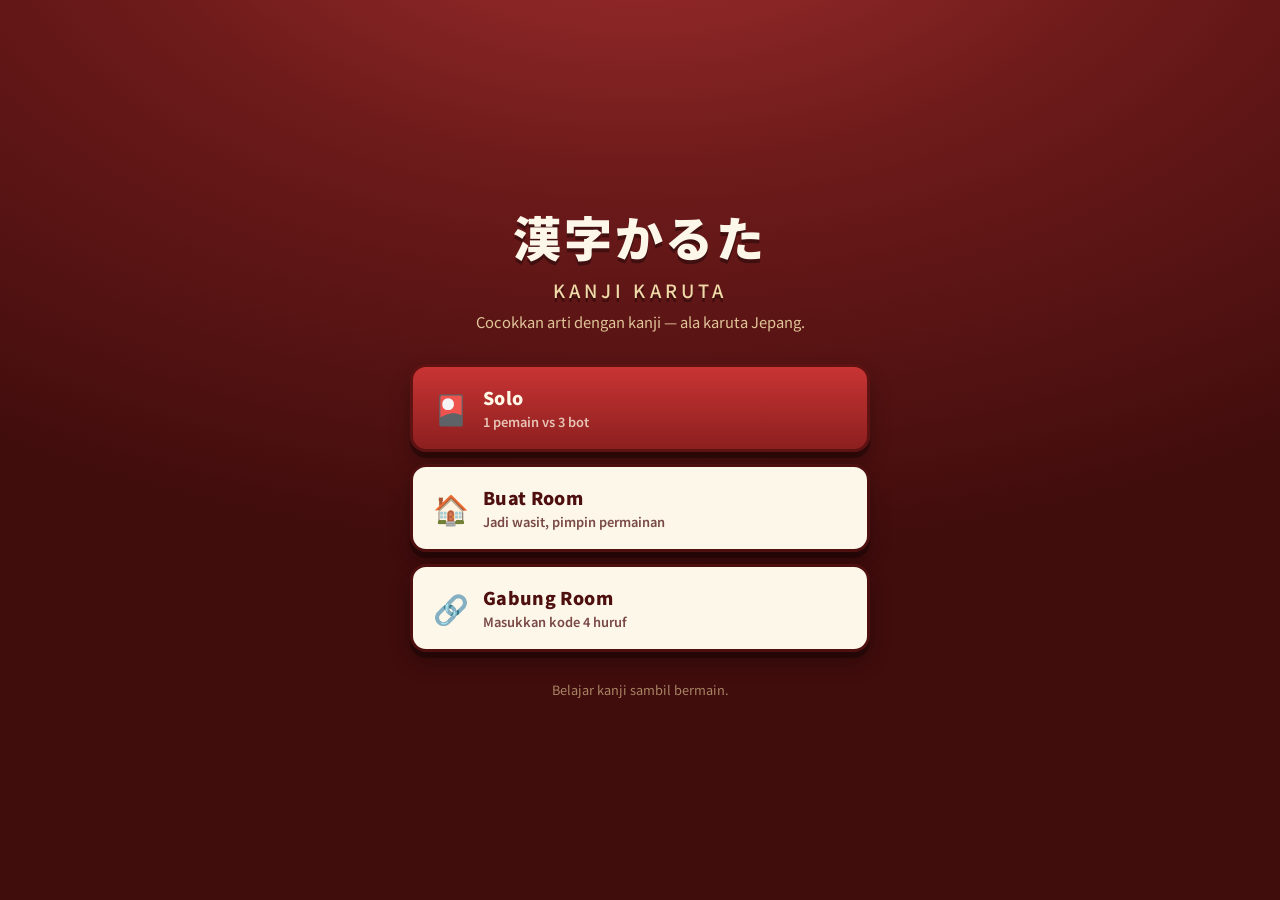
<file: index.html>
<!DOCTYPE html>
<html lang="id">
<head>
<meta charset="utf-8">
<meta name="viewport" content="width=device-width, initial-scale=1, viewport-fit=cover">
<title>漢字かるた — Kanji Karuta</title>
<link rel="preconnect" href="https://fonts.googleapis.com">
<link rel="preconnect" href="https://fonts.gstatic.com" crossorigin>
<link href="https://fonts.googleapis.com/css2?family=Noto+Sans+JP:wght@400;500;700;900&display=swap" rel="stylesheet">
<link rel="stylesheet" href="css/style.css">
</head>
<body class="landing-body">

<main class="landing">
  <div class="landing-inner">
    <h1 class="landing-title">漢字かるた<small>KANJI KARUTA</small></h1>
    <p class="landing-subtitle">Cocokkan arti dengan kanji — ala karuta Jepang.</p>

    <div class="landing-buttons">
      <a href="play.html?mode=solo" class="landing-btn landing-btn-primary">
        <span class="landing-btn-icon">🎴</span>
        <span>
          <span class="landing-btn-label">Solo</span>
          <span class="landing-btn-desc">1 pemain vs 3 bot</span>
        </span>
      </a>

      <a href="host.html" class="landing-btn">
        <span class="landing-btn-icon">🏠</span>
        <span>
          <span class="landing-btn-label">Buat Room</span>
          <span class="landing-btn-desc">Jadi wasit, pimpin permainan</span>
        </span>
      </a>

      <a href="play.html?mode=multi" class="landing-btn">
        <span class="landing-btn-icon">🔗</span>
        <span>
          <span class="landing-btn-label">Gabung Room</span>
          <span class="landing-btn-desc">Masukkan kode 4 huruf</span>
        </span>
      </a>
    </div>

    <p class="landing-footer">Belajar kanji sambil bermain.</p>
  </div>
</main>

</body>
</html>
</file>
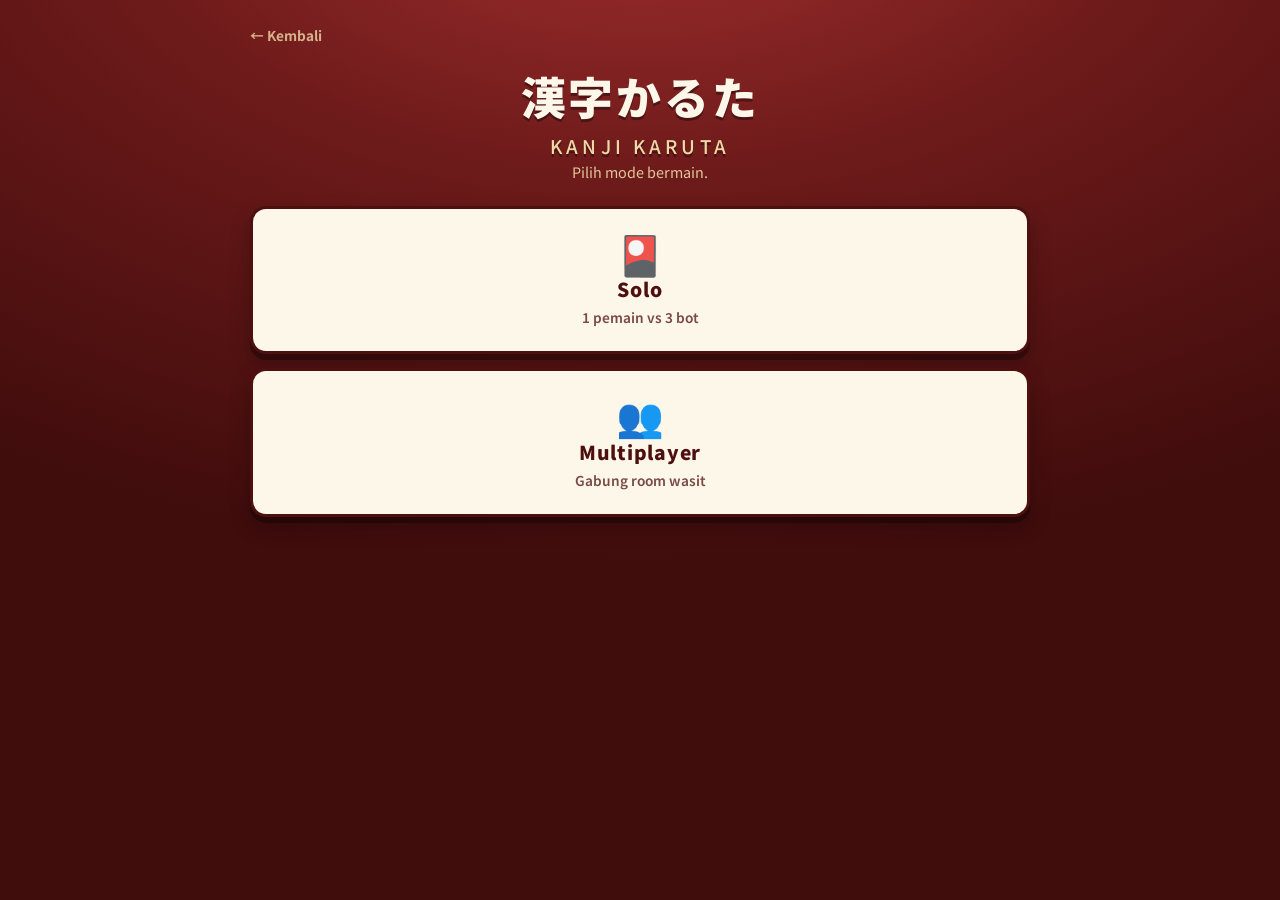
<file: play.html>
<!DOCTYPE html>
<html lang="id">
<head>
<meta charset="utf-8">
<meta name="viewport" content="width=device-width, initial-scale=1, viewport-fit=cover">
<title>Kanji Karuta</title>
<link rel="preconnect" href="https://fonts.googleapis.com">
<link rel="preconnect" href="https://fonts.gstatic.com" crossorigin>
<link href="https://fonts.googleapis.com/css2?family=Noto+Sans+JP:wght@400;500;700;900&display=swap" rel="stylesheet">
<link rel="stylesheet" href="css/style.css">
<link rel="stylesheet" href="css/anti-cheat.css">
<link rel="stylesheet" href="css/host-fixes.css">
</head>
<body>

<div id="app">

  <!-- ============ MODE SELECTOR ============ -->
  <section id="screen-mode" class="screen">
    <div class="wrap">
      <a href="index.html" class="back-link">← Kembali</a>
      <h1 class="title">漢字かるた<small>KANJI KARUTA</small></h1>
      <p class="subtitle">Pilih mode bermain.</p>

      <div class="mode-grid">
        <button class="mode-btn" data-mode="solo" type="button">
          <span class="mode-icon">🎴</span>
          <span class="mode-label">Solo</span>
          <span class="mode-desc">1 pemain vs 3 bot</span>
        </button>
        <button class="mode-btn" data-mode="multi" type="button">
          <span class="mode-icon">👥</span>
          <span class="mode-label">Multiplayer</span>
          <span class="mode-desc">Gabung room wasit</span>
        </button>
      </div>
    </div>
  </section>

  <!-- ============ MULTI JOIN ============ -->
  <section id="screen-multi-join" class="screen">
    <div class="wrap">
      <a href="#" data-back class="back-link">← Kembali</a>
      <h1 class="title">Gabung Room<small>MULTIPLAYER</small></h1>
      <p class="subtitle">Masukkan kode 4 huruf dari wasit.</p>

      <div class="join-form">
        <label>
          Kode Room
          <input id="joinCode" type="text" inputmode="text" maxlength="4"
                 placeholder="ABCD" autocapitalize="characters" autocomplete="off">
        </label>
        <label>
          Nama Kamu
          <input id="joinName" type="text" maxlength="16"
                 placeholder="Nama tampilan" autocomplete="off">
        </label>
        <button class="btn primary" id="btnJoin" type="button">Gabung ▸</button>
        <div class="join-error" id="joinError"></div>
      </div>
    </div>
  </section>

  <!-- ============ MULTI LOBBY (player) ============ -->
  <section id="screen-multi-lobby" class="screen">
    <div class="wrap">
      <h1 class="title">Lobby<small>MENUNGGU WASIT</small></h1>
      <p class="subtitle">Room: <strong id="lobbyCode">----</strong></p>

      <div class="lobby-info">
        <h3>Pemain (<span id="lobbyCount">0</span>)</h3>
        <ul class="lobby-list" id="lobbyPlayers"></ul>
        <p class="hint">Wasit akan memulai saat semua siap.</p>
      </div>
    </div>
  </section>

  <!-- ============ SOLO SETUP ============ -->
  <section id="screen-setup" class="screen">
    <div class="wrap">
      <a href="index.html" class="back-link">← Kembali</a>
      <h1 class="title">漢字かるた<small>KANJI KARUTA · SOLO</small></h1>
      <p class="subtitle">Pilih buku &amp; bab, lalu mulai bermain melawan 3 bot.</p>

      <div id="bookList"></div>

      <div class="actions">
        <button class="btn" id="btnAll" type="button">Pilih Semua</button>
        <button class="btn" id="btnNone" type="button">Kosongkan</button>
        <div class="pool-info" id="poolInfo">0 kanji</div>
        <button class="btn primary" id="btnStart" type="button" disabled>Mulai ▸</button>
      </div>
    </div>
  </section>

  <!-- ============ GAME (shared: solo & multi) ============ -->
  <section id="screen-game" class="screen">
    <div class="hud">
      <div class="referee">
        <div class="tag">読み札<br>WASIT</div>
        <div class="meaning" id="meaning">
          <span class="prompt-reading"></span>
          <span class="prompt-meaning">…</span>
        </div>
        <div class="tag" id="remainTag" style="background:#6b4a2a;">SISA<br>–</div>
      </div>
      <div class="scores" id="scores"></div>
    </div>
    <div class="field" id="field"></div>

    <button class="btn btn-leave-fab" id="btnLeaveGame" type="button">Keluar</button>
  </section>

  <!-- ============ RESULT (shared: solo & multi) ============ -->
  <section id="screen-result" class="screen">
    <div class="result-card">
      <h2 class="result-title">結果発表</h2>
      <p class="result-sub">Peringkat akhir</p>
      <div id="resultList"></div>
      <div class="result-actions">
        <button class="btn primary" id="btnAgain" type="button">Main Lagi</button>
        <button class="btn" id="btnChange" type="button">Ganti Bab</button>
      </div>
    </div>
  </section>

</div>

<div class="toast" id="toast"></div>

<script type="module" src="js/boot.js"></script>
</body>
</html>
</file>
<file: css/style.css>
/* =========================================================
   TEMA WARNA — hangat ala karuta (merah tua + krem + emas)
   ========================================================= */
:root{
  --red:#7c1f1f;
  --red-dark:#4e0f0f;
  --red-soft:#a83232;
  --cream:#fdf7ea;
  --cream-2:#f4e7cc;
  --gold:#c9a227;
  --ink:#2a1a12;
  --green:#2f7d4f;
}

*{box-sizing:border-box;}
html,body{height:100%;}

body{
  margin:0;
  font-family:"Noto Sans JP", system-ui, -apple-system, "Segoe UI", sans-serif;
  color:var(--ink);
  background:radial-gradient(1200px 700px at 50% -15%, #a53030 0%, #6d1a1a 45%, #400c0c 100%);
  background-attachment:fixed;
  -webkit-tap-highlight-color:transparent;
}

#app{
  height:100dvh;
  display:flex;
  flex-direction:column;
  overflow:hidden;
}

.screen{display:none; flex:1; min-height:0; flex-direction:column;}
.screen.active{display:flex;}

/* =========================================================
   LAYAR SETUP
   ========================================================= */
#screen-setup{overflow-y:auto; padding:22px 14px 44px;}
.wrap{max-width:780px; margin:0 auto; width:100%;}

.back-link{
  display:inline-block;
  color:#f0d9a8; text-decoration:none;
  font-size:.85rem; font-weight:700;
  margin-bottom:12px; opacity:.8;
  transition:opacity .15s;
}
.back-link:hover{opacity:1;}

.title{
  text-align:center; color:var(--cream); margin:6px 0 2px;
  font-size:clamp(1.8rem, 7vw, 2.8rem); font-weight:900; letter-spacing:.06em;
  text-shadow:0 3px 0 rgba(0,0,0,.35);
}
.title small{
  display:block; font-size:.42em; font-weight:500; letter-spacing:.22em;
  color:#f0d9a8; margin-top:4px;
}
.subtitle{
  text-align:center; color:#f0d9a8; font-size:.9rem; margin:0 0 20px; opacity:.9;
}

.book{
  background:var(--cream);
  border-radius:14px;
  border:3px solid var(--red-dark);
  box-shadow:0 8px 0 rgba(0,0,0,.22), 0 12px 24px rgba(0,0,0,.25);
  padding:12px 14px 14px;
  margin-bottom:14px;
}

.book-head{
  display:flex; align-items:center; gap:10px; cursor:pointer;
  font-weight:900; font-size:1.05rem; color:var(--red-dark);
  padding-bottom:8px; border-bottom:2px dashed #e3d2ac; margin-bottom:10px;
  user-select:none;
}
.book-head input{width:20px; height:20px; accent-color:var(--red); cursor:pointer;}
.book-head .cnt{
  margin-left:auto; background:#f0e3c6; padding:2px 10px;
  border-radius:999px; font-size:.78rem; color:#9b8460;
}

.max-players-config {
  display: flex; align-items: center; gap: 12px;
  background: var(--cream);
  border: 3px solid var(--red-dark);
  border-radius: 14px; padding: 12px 16px; margin-bottom: 14px;
  box-shadow: 0 8px 0 rgba(0,0,0,.22), 0 12px 24px rgba(0,0,0,.25);
}
.max-players-config label {
  font-weight: 800; color: var(--red-dark);
  font-size: 0.95rem; flex: 1;
}
.max-players-config input {
  width: 84px; padding: 8px 10px; border-radius: 8px;
  border: 2px solid #d8c39a; background: #fffaf0;
  color: var(--red-dark); font-weight: 800; font-size: 1rem;
  font-family: inherit; text-align: center;
}
.max-players-config input:focus {
  outline: none; border-color: var(--gold);
  box-shadow: 0 0 0 3px rgba(201,162,39,.25);
}

.chapters{display:flex; flex-wrap:wrap; gap:8px;}

.chk{
  display:inline-flex; align-items:center; gap:7px; cursor:pointer; user-select:none;
  background:#fffaf0; border:2px solid #e3d2ac; border-radius:999px;
  padding:6px 12px 6px 9px; font-size:.85rem; font-weight:700; color:#6b4a2a;
  transition:.14s;
}
.chk:hover{border-color:var(--gold);}
.chk input{width:16px; height:16px; accent-color:var(--red); cursor:pointer; margin:0;}
.chk:has(input:checked){background:#fff0cf; border-color:var(--gold); color:var(--red-dark);}
.chk .cnt{
  font-size:.72rem; font-weight:700; color:#9b8460;
  background:#f0e3c6; border-radius:999px; padding:1px 7px;
}

.actions{
  position:sticky; bottom:0; margin-top:18px;
  display:flex; align-items:center; gap:10px; flex-wrap:wrap;
  background:linear-gradient(180deg, rgba(78,15,15,0), #400c0c 40%);
  padding:14px 0 6px;
}

button{font-family:inherit; cursor:pointer; border:none;}

.btn{
  border-radius:12px; padding:11px 16px; font-weight:800; font-size:.92rem;
  background:var(--cream-2); color:var(--red-dark);
  border:2px solid #d8c39a;
  box-shadow:0 4px 0 rgba(0,0,0,.25);
  transition:transform .08s, box-shadow .08s, background .15s;
}
.btn:active{transform:translateY(3px); box-shadow:0 1px 0 rgba(0,0,0,.25);}

.btn.primary{
  flex:1; min-width:170px;
  background:linear-gradient(180deg,#c93434,#8c1f1f);
  color:#fff8e6; border-color:#5e1212; font-size:1.05rem; letter-spacing:.05em;
  text-shadow:0 1px 0 rgba(0,0,0,.35);
}
.btn.primary:disabled{
  background:#6b5555; border-color:#4a3838; color:#c9b8b8; cursor:not-allowed;
  box-shadow:none; transform:none;
}

.pool-info{
  color:#f0d9a8; font-size:.86rem; font-weight:700; white-space:nowrap;
  background:rgba(0,0,0,.22); padding:9px 14px; border-radius:12px;
}

/* =========================================================
   LAYAR GAME
   ========================================================= */
#screen-game{background:#400c0c; min-height:0;}

.hud{
  background:linear-gradient(180deg,var(--cream),var(--cream-2));
  border-bottom:4px solid var(--red-dark);
  padding:10px 12px 11px;
  box-shadow:0 6px 16px rgba(0,0,0,.35);
  flex:0 0 auto;
}

.referee{
  display:flex; align-items:center; gap:12px; min-height:56px;
  background:#fffaf0; border:3px solid var(--red);
  border-radius:12px; padding:8px 14px;
}
.referee .tag{
  flex:0 0 auto; font-size:.62rem; font-weight:900; letter-spacing:.12em;
  color:#fff; background:var(--red); padding:5px 9px; border-radius:8px;
  line-height:1.15; text-align:center;
}

.meaning{
  flex:1; min-width:0;
  font-size:clamp(1.1rem, 4.6vw, 1.95rem);
  font-weight:900; line-height:1.12;
  display:flex; flex-direction:column; justify-content:center;
  gap:1px; overflow:hidden;
}
.meaning .prompt-reading{
  font-size:.58em; font-weight:700; color:#8a6a3a;
  letter-spacing:.05em; line-height:1.1;
  white-space:nowrap; overflow:hidden; text-overflow:ellipsis;
}
.meaning .prompt-meaning{
  font-weight:900; color:var(--red-dark); letter-spacing:.01em;
  overflow:hidden; text-overflow:ellipsis;
}
.meaning.waiting .prompt-meaning{color:#b09a76; letter-spacing:.3em;}
.meaning.pop{animation:popIn .35s cubic-bezier(.2,1.6,.5,1);}

@keyframes popIn{
  from{transform:scale(.8); opacity:.2;}
  to{transform:scale(1); opacity:1;}
}

.scores{display:flex; gap:8px; margin-top:10px; flex-wrap:wrap;}

.chip{
  flex:1 1 132px; min-width:0;
  display:flex; align-items:center; justify-content:space-between; gap:8px;
  background:#fff8ec; border:2px solid #e0cfa8; border-radius:10px;
  padding:6px 9px; font-size:.8rem; font-weight:800; color:#6b4a2a;
  transition:.15s;
}
.chip .cname{overflow:hidden; text-overflow:ellipsis; white-space:nowrap;}
.chip .cpts{
  background:var(--red); color:#fff; border-radius:999px;
  padding:1px 9px; font-weight:900; font-size:.86rem; min-width:28px; text-align:center;
}
.chip.you{
  background:#fff3d0; border-color:var(--gold); color:var(--red-dark);
  box-shadow:0 0 0 2px rgba(201,162,39,.4);
}
.chip.you .cpts{background:var(--gold); color:#3a2a00;}

.field{
  flex:1; min-height:0; overflow-y:auto; -webkit-overflow-scrolling:touch;
  padding:12px;
  display:grid;
  grid-template-columns:repeat(auto-fill, minmax(100px, 1fr));
  gap:10px; align-content:start;
  position:relative;
}

.card{
  position:relative;
  display:flex; flex-direction:column; align-items:center; justify-content:center;
  gap:3px; min-height:92px; padding:10px 6px;
  border:3px solid var(--red); border-radius:10px;
  background:linear-gradient(180deg,#fffdf7 0%,#f7ecd6 100%);
  color:var(--ink); font-family:inherit;
  box-shadow:0 4px 0 rgba(90,18,18,.4), 0 7px 16px rgba(0,0,0,.25);
  transition:transform .08s ease, box-shadow .12s ease, border-color .15s;
  user-select:none; -webkit-user-select:none;
  overflow:hidden; animation:dealIn .28s ease backwards;
}
.card:hover{border-color:var(--red-soft);}
.card:active{transform:translateY(2px); box-shadow:0 2px 0 rgba(90,18,18,.4);}

@keyframes dealIn{
  from{transform:scale(.85) translateY(8px); opacity:0;}
  to{transform:scale(1) translateY(0); opacity:1;}
}

.card .kanji{
  font-size:2rem; font-weight:900; line-height:1.05;
  letter-spacing:.03em; text-align:center;
  word-break:break-word; overflow-wrap:anywhere;
}
.card.len-lg .kanji{font-size:1.55rem;}
.card.len-xl .kanji{font-size:1.2rem;}

.card .reading{
  font-size:.66rem; font-weight:600; color:#9a7d55;
  letter-spacing:.02em; text-align:center; line-height:1.1;
  max-width:100%; overflow:hidden; text-overflow:ellipsis; white-space:nowrap;
}

@media (max-width:420px){
  .card .kanji{font-size:1.7rem;}
  .card.len-lg .kanji{font-size:1.35rem;}
  .card.len-xl .kanji{font-size:1.05rem;}
  .card{min-height:82px;}
  .field{grid-template-columns:repeat(auto-fill, minmax(92px, 1fr)); gap:8px; padding:9px;}
  .meaning{font-size:clamp(1rem, 4.2vw, 1.6rem);}
  .meaning .prompt-reading{font-size:.6em;}
}

.card.wrong{
  animation:shake .45s cubic-bezier(.36,.07,.19,.97);
  border-color:#e04545 !important;
  background:linear-gradient(180deg,#ffe3e3,#ffc9c9) !important;
}
@keyframes shake{
  10%,90%{transform:translateX(-2px);}
  20%,80%{transform:translateX(4px);}
  30%,50%,70%{transform:translateX(-6px);}
  40%,60%{transform:translateX(6px);}
}

.card.found{
  animation:foundOut .5s ease forwards;
  border-color:var(--green) !important;
  background:linear-gradient(180deg,#ddffe9,#b6f0cd) !important;
  pointer-events:none;
}
@keyframes foundOut{
  0%{transform:scale(1); opacity:1;}
  35%{transform:scale(1.14); opacity:1; box-shadow:0 0 0 8px rgba(47,125,79,.25);}
  100%{transform:scale(.55) rotate(4deg); opacity:0;}
}

/* ---------- Kanji picker (host) — scrollable & rapat ---------- */
.kanji-picker{
  flex: 1 1 auto;
  min-height: 0;
  max-height: 55vh;
  overflow-y: auto;
  overflow-x: hidden;
  -webkit-overflow-scrolling: touch;
  overscroll-behavior: contain;
  padding: 10px 12px 120px;
  display: grid;
  grid-template-columns: repeat(auto-fill, minmax(72px, 1fr));
  gap: 6px;
  align-content: start;
  scrollbar-width: thin;
}
.kanji-picker::-webkit-scrollbar{width:8px;}
.kanji-picker::-webkit-scrollbar-thumb{background:rgba(201,162,39,.5); border-radius:4px;}
.kanji-picker::-webkit-scrollbar-track{background:rgba(0,0,0,.1);}

.kanji-pick-btn{
  display:flex; flex-direction:column; align-items:center; justify-content:center;
  gap:2px; padding:6px 4px; min-height:62px;
  border:2px solid var(--red); border-radius:8px;
  background:linear-gradient(180deg, #fffdf7 0%, #f7ecd6 100%);
  color:var(--ink); font-family:inherit; cursor:pointer;
  box-shadow:0 2px 0 rgba(90,18,18,.3);
  transition:transform .08s, box-shadow .08s, border-color .15s;
}
.kanji-pick-btn:hover{border-color:var(--red-soft);}
.kanji-pick-btn:active{transform:translateY(2px); box-shadow:0 1px 0 rgba(90,18,18,.3);}
.kanji-pick-btn:disabled{opacity:.4; cursor:not-allowed;}

.kanji-pick-btn .kp-kanji{
  font-size:1.3rem; font-weight:900; line-height:1;
}
.kanji-pick-btn .kp-reading{
  font-size:.58rem; color:#8a6a3a; font-weight:700;
  line-height:1.1; max-width:100%;
  overflow:hidden; text-overflow:ellipsis; white-space:nowrap;
}
.kanji-pick-btn .kp-meaning{
  font-size:.56rem; color:#6b4a2a; text-align:center;
  overflow:hidden; text-overflow:ellipsis; white-space:nowrap;
  max-width:100%; line-height:1.1;
}

.picker-empty{
  grid-column:1 / -1; text-align:center; color:#d4b88a;
  padding:24px; font-weight:700;
}

/* ---------- Toast ---------- */
.toast{
  position:fixed; left:50%; bottom:26px; transform:translate(-50%, 24px);
  background:rgba(20,6,6,.92); color:#fff3d8;
  padding:11px 20px; border-radius:999px;
  font-weight:800; font-size:.9rem; letter-spacing:.02em;
  border:2px solid rgba(201,162,39,.6);
  opacity:0; pointer-events:none; transition:.25s;
  z-index:50; white-space:nowrap; max-width:92vw; overflow:hidden; text-overflow:ellipsis;
}
.toast.show{opacity:1; transform:translate(-50%, 0);}
.toast.good{border-color:#63c48c; color:#d8ffe8;}
.toast.bad{border-color:#ff7a7a; color:#ffdede;}

/* =========================================================
   LAYAR HASIL
   ========================================================= */
#screen-result{
  overflow-y:auto; padding:26px 16px 40px;
  align-items:center;
}

.result-card{
  width:100%; max-width:520px;
  background:var(--cream);
  border:4px solid var(--red-dark); border-radius:18px;
  box-shadow:0 10px 0 rgba(0,0,0,.3), 0 20px 40px rgba(0,0,0,.35);
  padding:22px 20px 24px;
  animation:popIn .4s cubic-bezier(.2,1.6,.5,1);
}

.result-title{
  text-align:center; font-size:1.5rem; font-weight:900;
  color:var(--red-dark); margin:0 0 4px; letter-spacing:.08em;
}
.result-sub{text-align:center; color:#9a7d55; font-size:.84rem; margin:0 0 18px; font-weight:600;}

.rank-row{
  display:flex; align-items:center; gap:12px;
  padding:12px 14px; border-radius:12px; margin-bottom:9px;
  background:#fffaf0; border:2px solid #e8d9b6;
  font-weight:800; color:#6b4a2a;
  animation:popIn .35s ease backwards;
}
.rank-row.you{
  background:#fff3d0; border-color:var(--gold); color:var(--red-dark);
  box-shadow:0 0 0 2px rgba(201,162,39,.35);
}
.rank-row .rank{
  flex:0 0 44px; text-align:center; font-size:1.25rem; font-weight:900;
  color:var(--red);
}
.rank-row .rname{flex:1; overflow:hidden; text-overflow:ellipsis; white-space:nowrap;}
.rank-row .rpts{
  background:var(--red); color:#fff; border-radius:999px;
  padding:3px 13px; font-weight:900; font-size:.95rem;
}
.rank-row.you .rpts{background:var(--gold); color:#3a2a00;}

.result-actions{display:flex; gap:10px; margin-top:20px; flex-wrap:wrap;}
.result-actions .btn{flex:1 1 140px;}

/* =========================================================
   LANDING
   ========================================================= */
.landing-body{overflow-x:hidden; overflow-y:auto;}

.landing{
  min-height:100dvh; display:flex; align-items:center; justify-content:center;
  padding:30px 18px;
}
.landing-inner{width:100%; max-width:460px; text-align:center;}

.landing-title{
  color:var(--cream);
  font-size:clamp(2rem, 8vw, 3rem);
  font-weight:900; letter-spacing:.06em; margin:0 0 8px;
  text-shadow:0 4px 0 rgba(0,0,0,.35);
}
.landing-title small{
  display:block; font-size:.38em; font-weight:500;
  letter-spacing:.22em; color:#f0d9a8; margin-top:6px;
}
.landing-subtitle{color:#f0d9a8; font-size:.92rem; margin:0 0 32px; opacity:.9;}
.landing-buttons{display:flex; flex-direction:column; gap:12px; margin-bottom:28px;}

.landing-btn{
  display:flex; align-items:center; gap:14px;
  padding:18px 20px; background:var(--cream);
  border:3px solid var(--red-dark); border-radius:16px;
  color:var(--red-dark); text-align:left; text-decoration:none;
  font-family:inherit; cursor:pointer;
  box-shadow:0 6px 0 rgba(0,0,0,.3), 0 10px 20px rgba(0,0,0,.25);
  transition:transform .1s, box-shadow .1s, border-color .15s;
}
.landing-btn:active{transform:translateY(4px); box-shadow:0 2px 0 rgba(0,0,0,.3);}
.landing-btn:disabled{opacity:.5; cursor:not-allowed; filter:grayscale(.6);}
.landing-btn:not(:disabled):hover{border-color:var(--gold);}
.landing-btn-primary{
  background:linear-gradient(180deg,#c93434,#8c1f1f);
  color:#fff8e6; border-color:#5e1212;
}
.landing-btn-icon{font-size:1.8rem; line-height:1; flex:0 0 auto;}
.landing-btn-label{display:block; font-weight:900; font-size:1.1rem; letter-spacing:.02em;}
.landing-btn-desc{display:block; font-size:.8rem; font-weight:600; opacity:.75; margin-top:2px;}
.landing-footer{color:#d4b88a; font-size:.8rem; margin:0; opacity:.7;}

/* =========================================================
   MULTIPLAYER UI
   ========================================================= */
.mode-grid{display:flex; flex-direction:column; gap:14px; margin-top:24px;}
.mode-btn{
  display:flex; flex-direction:column; align-items:center; gap:4px;
  padding:24px 20px; background:var(--cream);
  border:3px solid var(--red-dark); border-radius:16px;
  color:var(--red-dark); font-family:inherit; cursor:pointer;
  box-shadow:0 6px 0 rgba(0,0,0,.3), 0 10px 20px rgba(0,0,0,.25);
  transition:transform .1s, box-shadow .1s, border-color .15s;
}
.mode-btn:active{transform:translateY(4px); box-shadow:0 2px 0 rgba(0,0,0,.3);}
.mode-btn:hover{border-color:var(--gold);}
.mode-icon{font-size:2.4rem; line-height:1;}
.mode-label{font-weight:900; font-size:1.2rem; letter-spacing:.04em;}
.mode-desc{font-size:.85rem; font-weight:600; opacity:.75;}

.join-form{display:flex; flex-direction:column; gap:14px; max-width:400px; margin:24px auto 0;}
.join-form label{display:flex; flex-direction:column; gap:6px; font-weight:700; color:#f0d9a8; font-size:.88rem;}
.join-form input{
  font-family:inherit; font-size:1.1rem; padding:12px 14px;
  border-radius:10px; border:2px solid #d8c39a;
  background:var(--cream); color:var(--red-dark); font-weight:800;
}
.join-form input:focus{outline:none; border-color:var(--gold); box-shadow:0 0 0 3px rgba(201,162,39,.25);}
.join-form input#joinCode{text-transform:uppercase; text-align:center; letter-spacing:.3em; font-size:1.4rem;}
.join-error{color:#ffb0b0; font-weight:700; font-size:.9rem; min-height:1.2em; text-align:center;}

.lobby-info{
  background:var(--cream); border-radius:14px; border:3px solid var(--red-dark);
  box-shadow:0 8px 0 rgba(0,0,0,.22), 0 12px 24px rgba(0,0,0,.25);
  padding:16px 18px; margin-top:18px;
}
.lobby-info h3{
  margin:0 0 10px; color:var(--red-dark); font-size:1rem;
  border-bottom:2px dashed #e3d2ac; padding-bottom:8px;
}
.lobby-list{list-style:none; padding:0; margin:0; display:flex; flex-direction:column; gap:6px;}
.lobby-list li{
  display:flex; align-items:center; gap:10px;
  padding:8px 10px; border-radius:8px;
  background:#fffaf0; border:1px solid #e8d9b6;
  font-weight:700; color:#6b4a2a;
}
.lobby-list li.offline{opacity:.5;}
.lobby-list .dot{width:8px; height:8px; border-radius:50%; background:var(--green); flex:0 0 auto;}
.lobby-list .dot.offline{background:#999;}

.lobby-list .pname{overflow:hidden; text-overflow:ellipsis; white-space:nowrap;}
.lobby-list .pstate{margin-left:auto; font-size:.75rem; color:#9b8460; font-weight:700;}

.kick-btn{
  flex:0 0 auto; padding:4px 10px; font-size:.72rem; font-weight:800;
  border-radius:8px; background:#ffe9e9; color:#8c1f1f;
  border:2px solid #e0a3a3;
  box-shadow:0 2px 0 rgba(0,0,0,.15);
}
.kick-btn:active{transform:translateY(2px); box-shadow:none;}
.kick-btn:disabled{opacity:.5; cursor:not-allowed;}

.leave-room-wrap{display:flex; justify-content:center; margin-top:16px;}

.btn-leave-fab{
  position:fixed; bottom:18px; right:18px; z-index:30;
  padding:8px 14px; font-size:.78rem; font-weight:800;
  border-radius:999px;
  background:rgba(20,6,6,.82); color:#f0d9a8;
  border:2px solid rgba(201,162,39,.55);
  box-shadow:0 4px 12px rgba(0,0,0,.4);
}
.btn-leave-fab:active{transform:translateY(2px);}

.room-info{
  background:var(--cream); border-radius:14px; border:3px solid var(--red-dark);
  box-shadow:0 8px 0 rgba(0,0,0,.22), 0 12px 24px rgba(0,0,0,.25);
  padding:18px; margin:20px auto; max-width:400px; text-align:center;
}
.room-info p{margin:0 0 6px; color:#9a7d55; font-weight:700; font-size:.85rem; letter-spacing:.1em;}
.room-code{
  font-size:2.6rem; font-weight:900; letter-spacing:.3em;
  color:var(--red-dark); margin:6px 0 12px;
  font-family:ui-monospace, SFMono-Regular, monospace;
}

.host-status{
  flex:0 0 auto; padding:14px; text-align:center;
  color:#f0d9a8; font-weight:700; font-size:.95rem;
  background:rgba(0,0,0,.22);
}

.hint{color:#d4b88a; font-size:.82rem; margin:8px 0 0; opacity:.85;}

/* =========================================================
   SCROLL untuk layar non-game
   ========================================================= */
#screen-mode,
#screen-multi-join,
#screen-multi-lobby,
#screen-host-setup,
#screen-host-lobby {
  overflow-y: auto;
  -webkit-overflow-scrolling: touch;
  padding: 22px 14px 44px;
}

#screen-host-result {
  overflow-y: auto;
  -webkit-overflow-scrolling: touch;
  padding: 26px 16px 40px;
  align-items: center;
}
</file>
<file: css/anti-cheat.css>
/* css/anti-cheat.css
   Style untuk anti-cheat: prompt tidak bisa diseleksi, badge warning di HUD host,
   dialog review, indikator skor negatif, dan toast peringatan penalti.
   Tambahkan <link> di play.html & host.html. */

/* Cegah seleksi teks prompt (deterrent — bukan security). */
#meaning, #hostMeaning,
.meaning,
.prompt-reading, .prompt-meaning {
  -webkit-user-select: none;
  -moz-user-select: none;
  user-select: none;
  -webkit-touch-callout: none;
  -webkit-tap-highlight-color: transparent;
}

/* Badge peringatan di chip skor host */
.chip .warn-badge {
  display: inline-block;
  margin-left: 6px;
  padding: 0 6px;
  border-radius: 10px;
  background: #ffcf33;
  color: #3a2a00;
  font-size: 10px;
  font-weight: 700;
  line-height: 16px;
  vertical-align: middle;
}
.chip.suspicious {
  outline: 2px solid #ffcf33;
  outline-offset: 2px;
}

/* =========================================================
   PENALTI: skor negatif (pemain yang kena hukuman)
   ========================================================= */
.chip.negative {
  outline: 2px solid #e53935;
  outline-offset: 2px;
}
.chip.negative .cpts {
  color: #b71c1c;
  font-weight: 900;
}
.chip.negative .cname {
  color: #7f1d1d;
}
.chip.negative.suspicious {
  /* Kalau kena keduanya, merah menang */
  outline-color: #e53935;
}

/* =========================================================
   Toast peringatan kecurangan
   ========================================================= */
.toast.warn {
  background: #ffcf33;
  color: #3a2a00;
  border-color: #d4a017;
  font-weight: 700;
}

/* Tombol Review — FAB kuning */
.btn-warn {
  background: #ffcf33 !important;
  color: #3a2a00 !important;
  font-weight: 700;
}

/* Dialog review */
.review-dialog {
  max-width: 520px;
  width: 92vw;
  border: none;
  border-radius: 14px;
  padding: 20px 22px;
  background: #fff8e7;
  color: #2a1f10;
  box-shadow: 0 20px 60px rgba(0,0,0,0.4);
}
.review-dialog::backdrop {
  background: rgba(0,0,0,0.55);
}
.review-dialog h3 {
  margin: 0 0 12px;
  font-size: 18px;
}
.review-dialog .review-actions {
  display: flex;
  justify-content: flex-end;
  gap: 8px;
  margin-top: 16px;
}
.review-dialog .flag-row {
  padding: 10px 0;
  border-bottom: 1px solid rgba(0,0,0,0.08);
  display: grid;
  grid-template-columns: 1fr auto;
  gap: 8px;
  align-items: start;
}
.review-dialog .flag-row:last-child { border-bottom: none; }
.review-dialog .fr-name {
  font-weight: 700;
}
.review-dialog .fr-detail {
  font-size: 12px;
  color: #5a4a30;
  text-align: right;
  line-height: 1.5;
}
.review-dialog .hint {
  color: #6a5a40;
  font-size: 13px;
  margin: 0;
}
</file>
<file: css/host-fixes.css>
/* css/host-fixes.css
   Patch aditif untuk gap di style.css.
   WAJIB di-load SETELAH css/style.css dan css/anti-cheat.css.

   Isi:
   - .host-game-actions          FAB kontainer (Review / Akhiri / Bubar)
   - .btn-danger                 tombol destruktif (Bubar saat game)
   - .card.correct               alias dari .card.found (kartu pemenang)
   - .btn-kick                   alias dari .kick-btn (tombol kick di lobby)
   - .book-item / .book-label / .chapter-list / .chapter-label
                                 alias dari .book / .book-head / .chapters / .chk
   - #kanjiPicker .pick-card     kartu pilihan soal di layar host
   - Adjust padding-bottom .kanji-picker untuk 3 tombol FAB
   - Pulse animation tombol Review
   - Mobile + reduced-motion tweaks
*/

/* =========================================================
   1. FAB — Host game actions (Review / Akhiri / Bubar)
   ========================================================= */

.host-game-actions {
  position: fixed;
  right: 12px;
  bottom: calc(12px + env(safe-area-inset-bottom, 0px));
  display: flex;
  flex-direction: column;
  align-items: flex-end;
  gap: 6px;
  z-index: 50;
  pointer-events: none;
}

.host-game-actions .btn {
  pointer-events: auto;
  box-shadow: 0 4px 14px rgba(0,0,0,.25);
  padding: 8px 12px;
  font-size: 13px;
  white-space: nowrap;
}

#screen-host-game .kanji-picker {
  padding-bottom: 180px;
}

.host-game-actions .btn-warn:not([hidden]) {
  animation: flag-pulse 1.6s ease-in-out infinite;
}
@keyframes flag-pulse {
  0%, 100% { box-shadow: 0 4px 14px rgba(0,0,0,.25), 0 0 0 0 rgba(255,207,51,.6); }
  50%      { box-shadow: 0 4px 14px rgba(0,0,0,.25), 0 0 0 6px rgba(255,207,51,0); }
}

/* =========================================================
   2. .btn-danger — tombol destruktif
   ========================================================= */

.btn-danger {
  background: #c62828 !important;
  color: #fff !important;
  font-weight: 700;
}
.btn-danger:hover,
.btn-danger:focus-visible { background: #b71c1c !important; }
.btn-danger:active         { background: #8e0000 !important; }

/* =========================================================
   3. .card.correct — alias dari .card.found
   ========================================================= */

.card.correct {
  border-color: var(--green) !important;
  background: linear-gradient(180deg, #ddffe9, #b6f0cd) !important;
  box-shadow: 0 0 0 4px rgba(47, 125, 79, 0.3), 0 4px 0 rgba(90,18,18,.4) !important;
  pointer-events: none;
  cursor: default;
}

.card:disabled:not(.correct) {
  opacity: .55;
  cursor: not-allowed;
}

/* =========================================================
   4. .btn-kick — alias dari .kick-btn
   ========================================================= */

.btn-kick {
  flex: 0 0 auto;
  padding: 4px 10px;
  font-size: .72rem;
  font-weight: 800;
  border-radius: 8px;
  background: #ffe9e9;
  color: #8c1f1f;
  border: 2px solid #e0a3a3;
  box-shadow: 0 2px 0 rgba(0,0,0,.15);
  margin-left: auto;
  font-family: inherit;
  cursor: pointer;
}
.btn-kick:active  { transform: translateY(2px); box-shadow: none; }
.btn-kick:disabled{ opacity: .5; cursor: not-allowed; }

/* =========================================================
   5. Book list — alias dari .book / .book-head / .chapters / .chk
   ========================================================= */

.book-item {
  background: var(--cream);
  border-radius: 14px;
  border: 3px solid var(--red-dark);
  box-shadow: 0 8px 0 rgba(0,0,0,.22), 0 12px 24px rgba(0,0,0,.25);
  padding: 12px 14px 14px;
  margin-bottom: 14px;
}

.book-label {
  display: flex;
  align-items: center;
  gap: 10px;
  cursor: pointer;
  font-weight: 900;
  font-size: 1.05rem;
  color: var(--red-dark);
  padding-bottom: 8px;
  border-bottom: 2px dashed #e3d2ac;
  margin-bottom: 10px;
  user-select: none;
}
.book-label input {
  width: 20px;
  height: 20px;
  accent-color: var(--red);
  cursor: pointer;
}

.chapter-list {
  display: flex;
  flex-wrap: wrap;
  gap: 8px;
}

.chapter-label {
  display: inline-flex;
  align-items: center;
  gap: 7px;
  cursor: pointer;
  user-select: none;
  background: #fffaf0;
  border: 2px solid #e3d2ac;
  border-radius: 999px;
  padding: 6px 12px 6px 9px;
  font-size: .85rem;
  font-weight: 700;
  color: #6b4a2a;
  transition: .14s;
}
.chapter-label:hover { border-color: var(--gold); }
.chapter-label input {
  width: 16px;
  height: 16px;
  accent-color: var(--red);
  cursor: pointer;
  margin: 0;
}
.chapter-label:has(input:checked) {
  background: #fff0cf;
  border-color: var(--gold);
  color: var(--red-dark);
}

/* =========================================================
   6. Mobile — tombol FAB lebih kecil & rapat
   ========================================================= */

@media (max-width: 480px) {
  .host-game-actions {
    right: 10px;
    bottom: calc(10px + env(safe-area-inset-bottom, 0px));
    gap: 5px;
  }
  .host-game-actions .btn {
    padding: 7px 10px;
    font-size: 12px;
  }
  #screen-host-game .kanji-picker {
    padding-bottom: 150px;
  }
}

/* =========================================================
   7. Reduced motion
   ========================================================= */

@media (prefers-reduced-motion: reduce) {
  .host-game-actions .btn-warn:not([hidden]) { animation: none; }
}

/* =========================================================
   8. KANJI PICKER — kartu pilihan soal di layar host
   =========================================================
   multi.js merender tombol .pick-card ke dalam #kanjiPicker.
   style.css tidak punya aturan untuk class ini, jadi tanpa blok
   di bawah kartu bisa invisible / 0-ukuran.
   ========================================================= */

#kanjiPicker {
  display: flex;
  flex-wrap: wrap;
  align-content: flex-start;
  gap: 8px;
  padding: 12px;
  min-height: 80px;
}

#kanjiPicker .pick-card {
  display: inline-flex;
  flex-direction: column;
  align-items: center;
  justify-content: center;
  min-width: 76px;
  min-height: 76px;
  padding: 8px 10px;
  border: 2px solid #e3d2ac;
  border-radius: 12px;
  background: #fffaf0;
  color: #3a2a00;
  font-family: inherit;
  cursor: pointer;
  transition: border-color .14s, transform .14s, box-shadow .14s;
  box-shadow: 0 2px 0 rgba(0,0,0,.12);
}
#kanjiPicker .pick-card:hover,
#kanjiPicker .pick-card:focus-visible {
  border-color: var(--gold, #d4a017);
  transform: translateY(-1px);
  box-shadow: 0 4px 10px rgba(0,0,0,.18);
  outline: none;
}
#kanjiPicker .pick-card:active {
  transform: translateY(1px);
  box-shadow: none;
}

#kanjiPicker .pick-card .kanji {
  font-size: 1.5rem;
  font-weight: 900;
  line-height: 1.1;
  letter-spacing: .01em;
}

#kanjiPicker .pick-card .pick-meaning {
  font-size: .68rem;
  color: #6b4a2a;
  margin-top: 4px;
  max-width: 90px;
  text-align: center;
  overflow: hidden;
  text-overflow: ellipsis;
  white-space: nowrap;
}

#kanjiPicker .pick-card.is-used {
  opacity: .35;
  pointer-events: none;
   /* =========================================================
   9. FEEDBACK "SUDAH MEMILIH" — kartu salah / terkunci
   =========================================================
   Kartu yang dipilih pemain salah ditandai merah.
   Kartu lain tetap disabled (tidak bisa diklik) hingga ronde
   berganti, memastikan satu pemilihan per ronde.
   ========================================================= */

.card.wrong {
  border-color: #c62828 !important;
  background: linear-gradient(180deg, #ffe5e5, #f5b6b6) !important;
  box-shadow: 0 0 0 4px rgba(198, 40, 40, 0.3), 0 4px 0 rgba(90, 18, 18, .4) !important;
  pointer-events: none;
  cursor: default;
  animation: card-shake 0.35s ease-in-out;
}

@keyframes card-shake {
  0%, 100% { transform: translateX(0); }
  25%      { transform: translateX(-3px); }
  75%      { transform: translateX(3px); }
}

/* Kartu yang sudah dipilih pemain (benar) — hijau, sudah ada di .correct */

@media (prefers-reduced-motion: reduce) {
  .card.wrong { animation: none; }
}
/* =========================================================
   9. FEEDBACK "SUDAH MEMILIH" — kartu salah / terkunci
   ========================================================= */

.card.wrong {
  border-color: #c62828 !important;
  background: linear-gradient(180deg, #ffe5e5, #f5b6b6) !important;
  box-shadow: 0 0 0 4px rgba(198, 40, 40, 0.3), 0 4px 0 rgba(90, 18, 18, .4) !important;
  pointer-events: none;
  cursor: default;
  animation: card-shake 0.35s ease-in-out;
}

@keyframes card-shake {
  0%, 100% { transform: translateX(0); }
  25%      { transform: translateX(-3px); }
  75%      { transform: translateX(3px); }
}

@media (prefers-reduced-motion: reduce) {
  .card.wrong { animation: none; }
}
</file>
